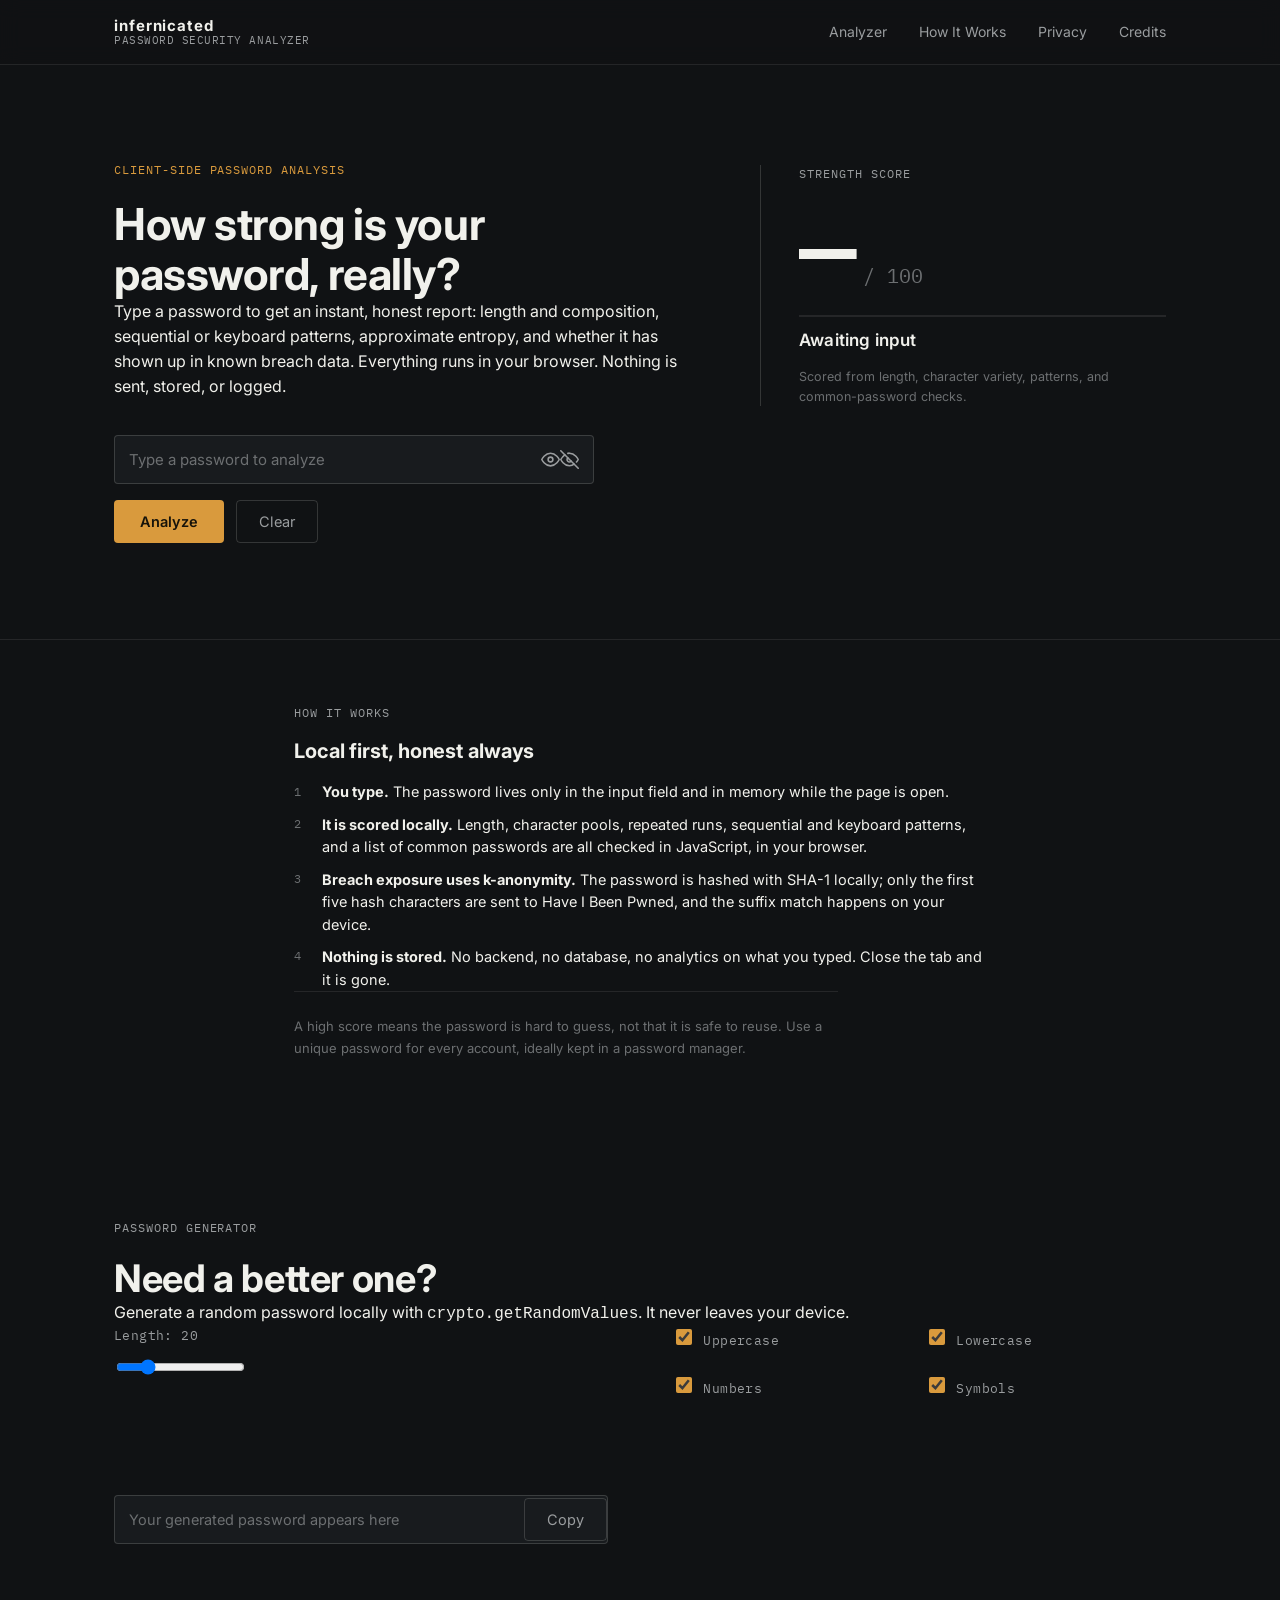
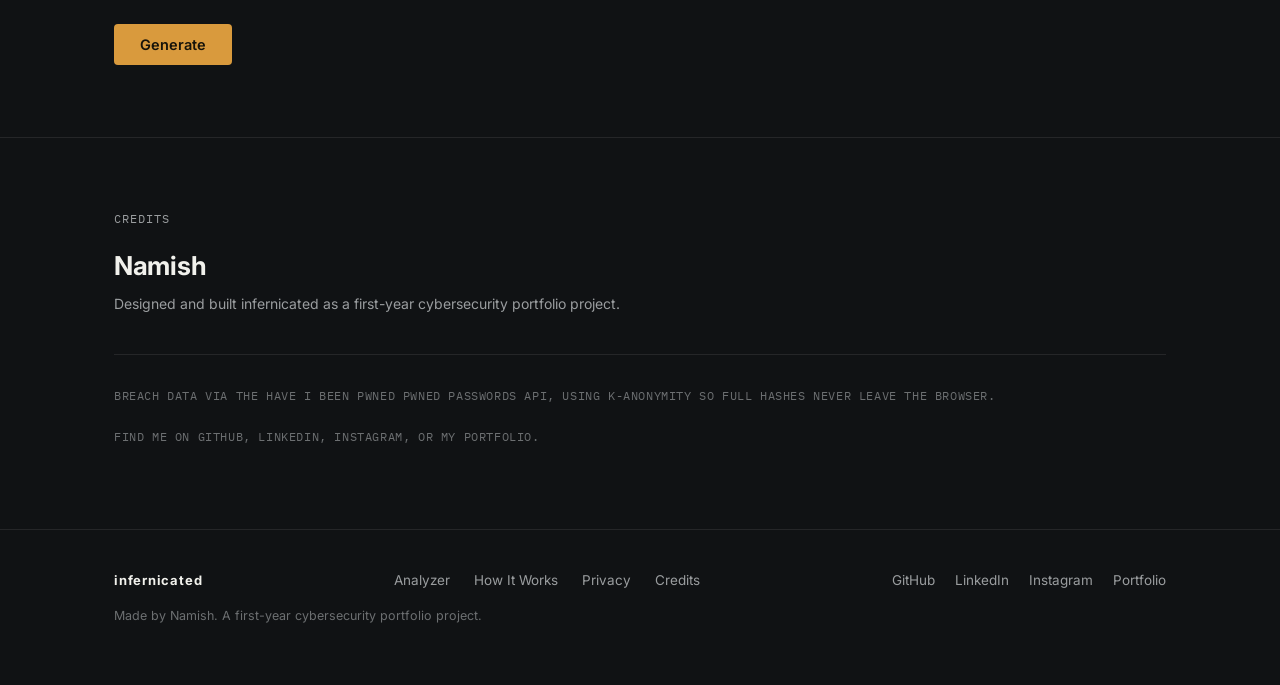
<file: index.html>
<!DOCTYPE html>
<html lang="en">
<head>
<meta charset="UTF-8" />
<meta name="viewport" content="width=device-width, initial-scale=1.0" />
<title>Infernicated — Password Security Analyzer</title>
<meta name="description" content="Infernicated is a client-side password security analyzer. Check password strength, entropy, patterns, and breach exposure without your password ever leaving the browser." />

<!-- Icons -->
<link rel="icon" type="image/png" sizes="32x32" href="assets/favicon-32x32.png" />
<link rel="icon" type="image/png" sizes="16x16" href="assets/favicon-16x16.png" />
<link rel="shortcut icon" href="assets/favicon.ico" />
<link rel="apple-touch-icon" sizes="180x180" href="assets/apple-touch-icon.png" />
<link rel="manifest" href="assets/site.webmanifest" />

<!-- Open Graph / Social Sharing -->
<meta property="og:type" content="website" />
<meta property="og:title" content="Infernicated — Password Security Analyzer" />
<meta property="og:description" content="Infernicated is a client-side password security analyzer. Check password strength, entropy, patterns, and breach exposure without your password ever leaving the browser." />
<meta property="og:image" content="./assets/og-image.png" />

<!-- Twitter / X Sharing -->
<meta name="twitter:card" content="summary_large_image" />
<meta name="twitter:title" content="Infernicated — Password Security Analyzer" />
<meta name="twitter:description" content="Infernicated is a client-side password security analyzer. Check password strength, entropy, patterns, and breach exposure without your password ever leaving the browser." />
<meta name="twitter:image" content="./assets/og-image.png" />
<link rel="preconnect" href="https://fonts.googleapis.com">
<link rel="preconnect" href="https://fonts.gstatic.com" crossorigin>
<link href="https://fonts.googleapis.com/css2?family=Inter:wght@400;500;600;700&family=IBM+Plex+Mono:wght@400;500;600&display=swap" rel="stylesheet">
<link rel="stylesheet" href="style.css" />
</head>
<body>

<a class="skip-link" href="#analyzer">Skip to content</a>

<header class="site-header">
  <div class="header-inner">
    <a href="index.html" class="wordmark">
      <span class="wordmark-name">infernicated</span>
      <span class="wordmark-label">Password Security Analyzer</span>
    </a>
    <nav class="main-nav" aria-label="Primary">
      <a href="index.html#analyzer" aria-current="page">Analyzer</a>
      <a href="index.html#how-it-works">How It Works</a>
      <a href="privacy.html">Privacy</a>
      <a href="index.html#credits">Credits</a>
    </nav>
    <button class="nav-toggle" id="navToggle" aria-expanded="false" aria-controls="mobileNav" aria-label="Open menu">
      <span></span><span></span><span></span>
    </button>
  </div>
  <nav class="mobile-nav" id="mobileNav" aria-label="Primary mobile">
    <a href="index.html#analyzer">Analyzer</a>
    <a href="index.html#how-it-works">How It Works</a>
    <a href="privacy.html">Privacy</a>
    <a href="index.html#credits">Credits</a>
  </nav>
</header>

<main>
  <section class="hero" id="analyzer">
    <div class="hero-inner">
      <div class="hero-left">
        <p class="eyebrow">Client-side password analysis</p>
        <h1>How strong is your password, really?</h1>
        <p>Type a password to get an instant, honest report: length and composition, sequential or keyboard patterns, approximate entropy, and whether it has shown up in known breach data. Everything runs in your browser. Nothing is sent, stored, or logged.</p>

        <form class="analyzer-form" id="analyzerForm" autocomplete="off">
          <div class="password-field">
            <input
              type="password"
              id="passwordInput"
              name="password"
              placeholder="Type a password to analyze"
              autocomplete="off"
              autocapitalize="off"
              spellcheck="false"
              aria-label="Password to analyze"
            />
            <button type="button" class="icon-btn" id="toggleVisibility" aria-label="Show password" aria-pressed="false">
              <svg class="icon-eye" width="20" height="20" viewBox="0 0 24 24" fill="none" stroke="currentColor" stroke-width="2" stroke-linecap="round" stroke-linejoin="round" aria-hidden="true"><path d="M1 12s4-8 11-8 11 8 11 8-4 8-11 8-11-8-11-8z"/><circle cx="12" cy="12" r="3"/></svg>
              <svg class="icon-eye-off" width="20" height="20" viewBox="0 0 24 24" fill="none" stroke="currentColor" stroke-width="2" stroke-linecap="round" stroke-linejoin="round" aria-hidden="true" hidden><path d="M17.94 17.94A10.07 10.07 0 0 1 12 20c-7 0-11-8-11-8a18.45 18.45 0 0 1 5.06-5.94M9.9 4.24A9.12 9.12 0 0 1 12 4c7 0 11 8 11 8a18.5 18.5 0 0 1-2.16 3.19m-6.72-1.07a3 3 0 1 1-4.24-4.24"/><line x1="1" y1="1" x2="23" y2="23"/></svg>
            </button>
          </div>
          <div class="form-actions">
            <button type="submit" class="btn-primary">Analyze</button>
            <button type="button" class="btn-ghost" id="clearBtn">Clear</button>
          </div>
        </form>
      </div>

      <div class="hero-right">
        <div class="score-panel" id="scorePanel">
          <p class="score-label">Strength score</p>
          <div class="score-value-row">
            <span class="score-value" id="scoreValue">—</span>
            <span class="score-max">/ 100</span>
          </div>
          <div class="score-track" aria-hidden="true">
            <div class="score-fill" id="scoreFill" style="width: 0%"></div>
          </div>
          <p class="score-classification" id="scoreClassification">Awaiting input</p>
          <p class="score-footnote">Scored from length, character variety, patterns, and common-password checks.</p>
        </div>
      </div>
    </div>
  </section>

  <section class="report-section" id="report" hidden>
    <div class="report-inner">
      <p class="report-label">Full report</p>
      <p class="report-summary-text" id="reportSummary"></p>

      <div class="report-row">
        <p class="report-label">Composition</p>
        <dl class="composition-list" id="compositionList"></dl>
      </div>

      <div class="report-row">
        <p class="report-label">Patterns</p>
        <p class="report-text" id="patternText"></p>
      </div>

      <div class="report-row">
        <p class="report-label">Entropy</p>
        <p class="report-text" id="entropyText"></p>
      </div>

      <div class="report-row">
        <p class="report-label">Breach exposure</p>
        <p class="report-status" id="exposureStatus"></p>
        <p class="report-text-sub" id="exposureNote"></p>
      </div>

      <div class="report-row">
        <p class="report-label">Recommendation</p>
        <p class="report-text" id="recommendationText"></p>
      </div>

      <p class="report-footnote">The breach check uses the Have I Been Pwned k-anonymity API: your password is hashed locally and only the first five characters of the hash leave your browser.</p>
    </div>
  </section>

  <section class="policy-section" id="how-it-works">
    <div class="policy-inner">
      <p class="section-eyebrow">How it works</p>
      <h2 class="policy-title">Local first, honest always</h2>
      <ol class="flow-list">
        <li><strong>You type.</strong> The password lives only in the input field and in memory while the page is open.</li>
        <li><strong>It is scored locally.</strong> Length, character pools, repeated runs, sequential and keyboard patterns, and a list of common passwords are all checked in JavaScript, in your browser.</li>
        <li><strong>Breach exposure uses k-anonymity.</strong> The password is hashed with SHA-1 locally; only the first five hash characters are sent to Have I Been Pwned, and the suffix match happens on your device.</li>
        <li><strong>Nothing is stored.</strong> No backend, no database, no analytics on what you typed. Close the tab and it is gone.</li>
      </ol>
      <p class="disclaimer">A high score means the password is hard to guess, not that it is safe to reuse. Use a unique password for every account, ideally kept in a password manager.</p>
    </div>
  </section>

  <section class="generator-section" id="generator">
    <div class="generator-inner">
      <p class="section-eyebrow">Password generator</p>
      <h2 class="policy-title">Need a better one?</h2>
      <p>Generate a random password locally with <code>crypto.getRandomValues</code>. It never leaves your device.</p>

      <div class="generator-grid">
        <div class="control-row">
          <label for="genLength">Length: <span id="genLengthValue">20</span></label>
          <input type="range" id="genLength" min="8" max="64" value="20" />
        </div>
        <div class="control-row control-row--checks">
          <label class="checkbox"><input type="checkbox" id="genUpper" checked /> Uppercase</label>
          <label class="checkbox"><input type="checkbox" id="genLower" checked /> Lowercase</label>
          <label class="checkbox"><input type="checkbox" id="genNumbers" checked /> Numbers</label>
          <label class="checkbox"><input type="checkbox" id="genSymbols" checked /> Symbols</label>
        </div>
        <div class="generated-row">
          <input type="text" class="generator-output" id="generatedPassword" readonly placeholder="Your generated password appears here" aria-label="Generated password" />
          <button type="button" class="btn-ghost" id="copyBtn">Copy</button>
        </div>
        <p class="copy-feedback" id="copyFeedback" role="status"></p>
        <div class="form-actions">
          <button type="button" class="btn-primary" id="generateBtn">Generate</button>
        </div>
      </div>
    </div>
  </section>

  <section class="credits-section" id="credits">
    <div class="credits-inner">
      <p class="section-eyebrow">Credits</p>
      <div class="credit-main">
        <p class="credit-name">Namish</p>
        <p class="credit-role">Designed and built infernicated as a first-year cybersecurity portfolio project.</p>
      </div>
      <p class="credits-with">Breach data via the Have I Been Pwned Pwned Passwords API, using k-anonymity so full hashes never leave the browser.</p>
      <p class="credits-built-by">Find me on <a href="https://github.com/p3xz" target="_blank" rel="noopener noreferrer">GitHub</a>, <a href="https://linkedin.com/in/namish-yadav-639769408" target="_blank" rel="noopener noreferrer">LinkedIn</a>, <a href="https://instagram.com/nam7sh" target="_blank" rel="noopener noreferrer">Instagram</a>, or my <a href="https://namishhh.vercel.app" target="_blank" rel="noopener noreferrer">portfolio</a>.</p>
    </div>
  </section>
</main>

<footer class="site-footer">
  <div class="footer-inner">
    <span class="wordmark-name wordmark-name--small">infernicated</span>
    <nav class="footer-nav" aria-label="Footer">
      <a href="index.html#analyzer">Analyzer</a>
      <a href="index.html#how-it-works">How It Works</a>
      <a href="privacy.html">Privacy</a>
      <a href="index.html#credits">Credits</a>
    </nav>
    <nav class="footer-socials" aria-label="Social">
      <a href="https://github.com/p3xz" target="_blank" rel="noopener noreferrer">GitHub</a>
      <a href="https://linkedin.com/in/namish-yadav-639769408" target="_blank" rel="noopener noreferrer">LinkedIn</a>
      <a href="https://instagram.com/nam7sh" target="_blank" rel="noopener noreferrer">Instagram</a>
      <a href="https://namishhh.vercel.app" target="_blank" rel="noopener noreferrer">Portfolio</a>
    </nav>
    <p class="footer-note">Made by Namish. A first-year cybersecurity portfolio project.</p>
  </div>
</footer>

<script src="script.js"></script>
</body>
</html>
</file>
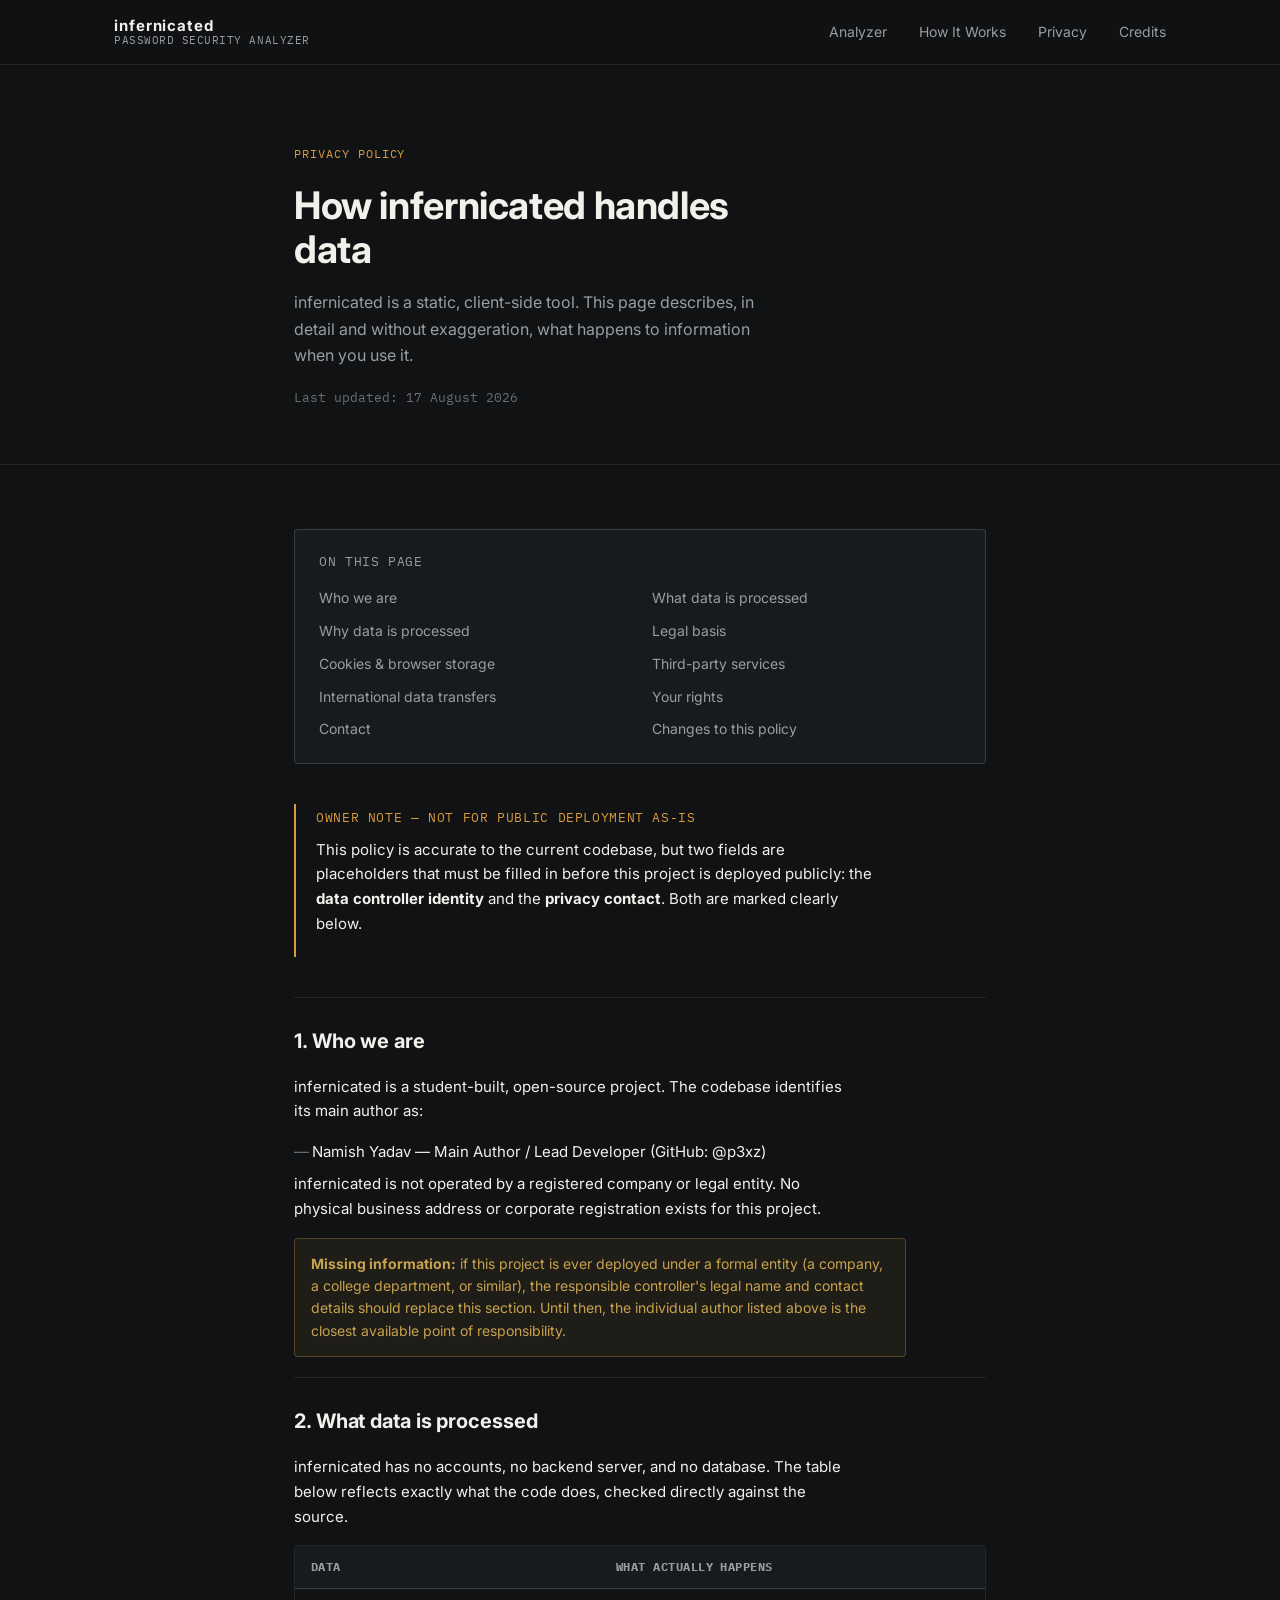
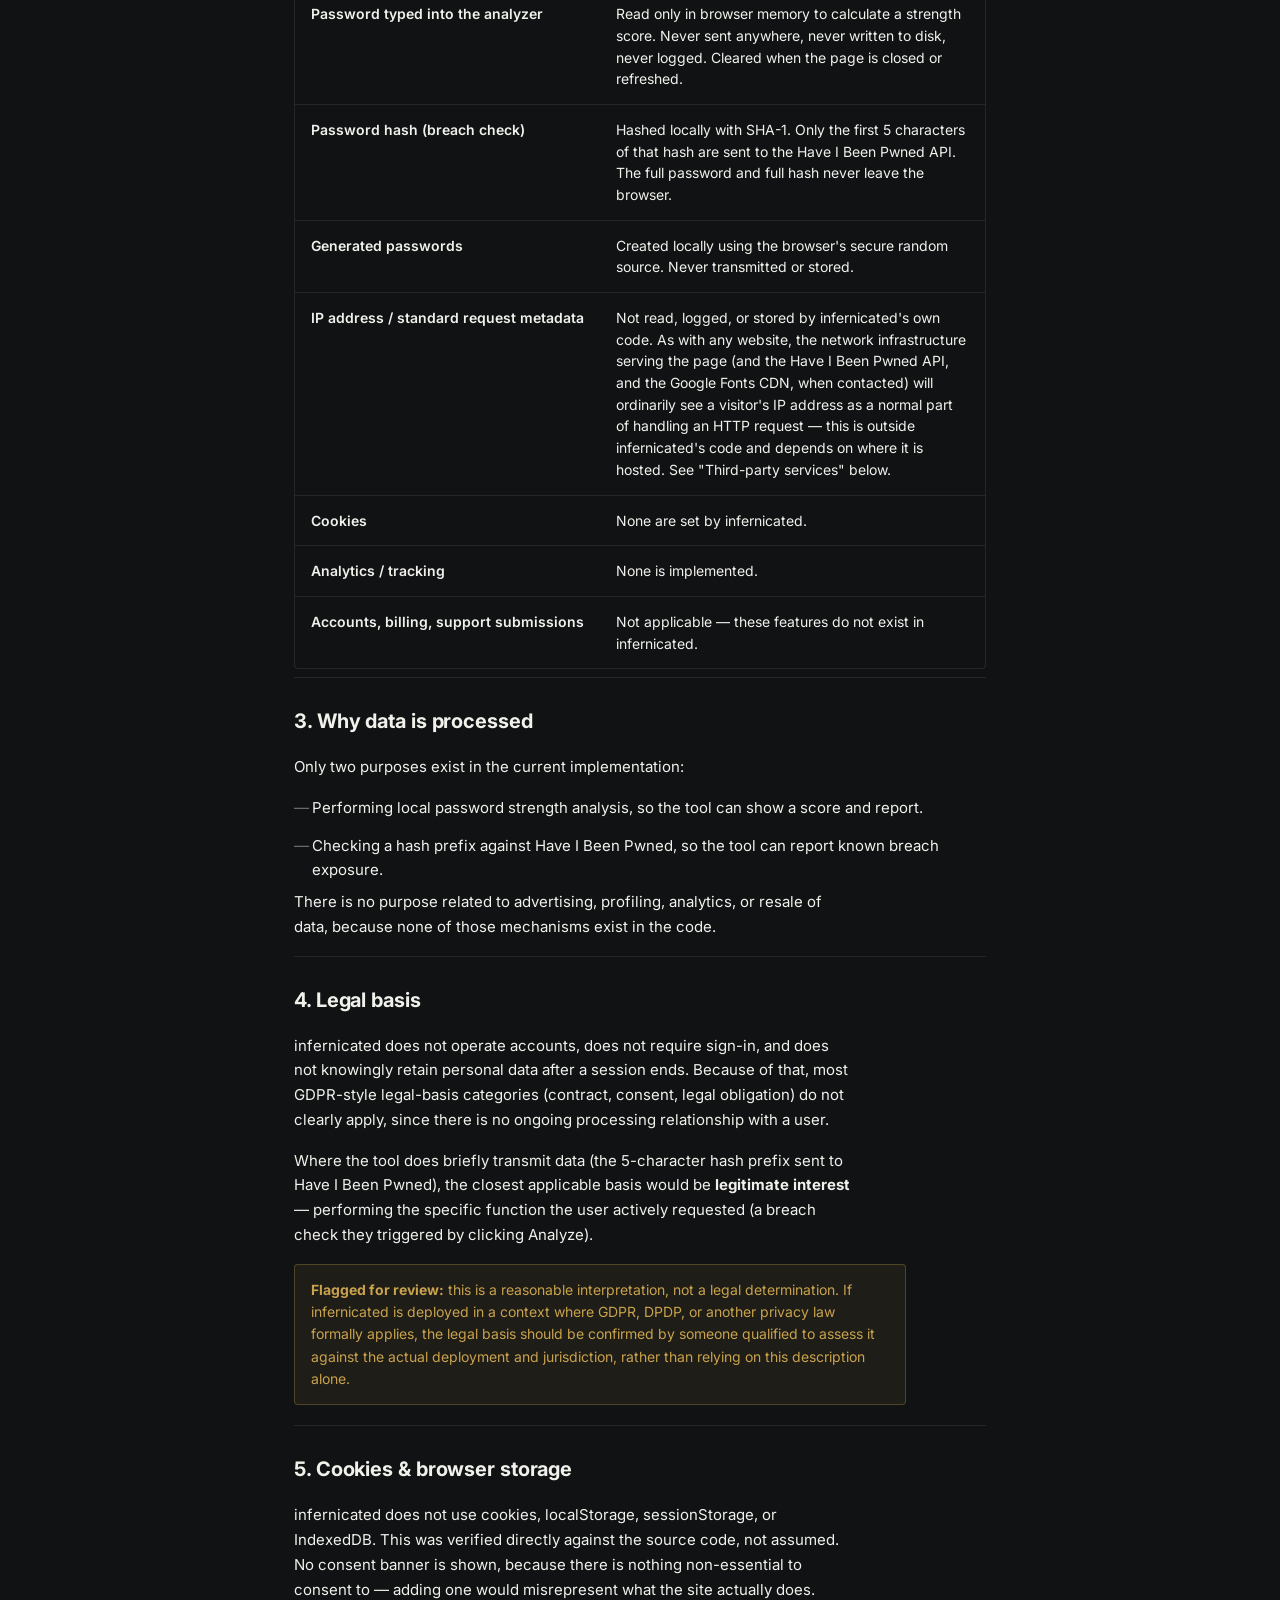
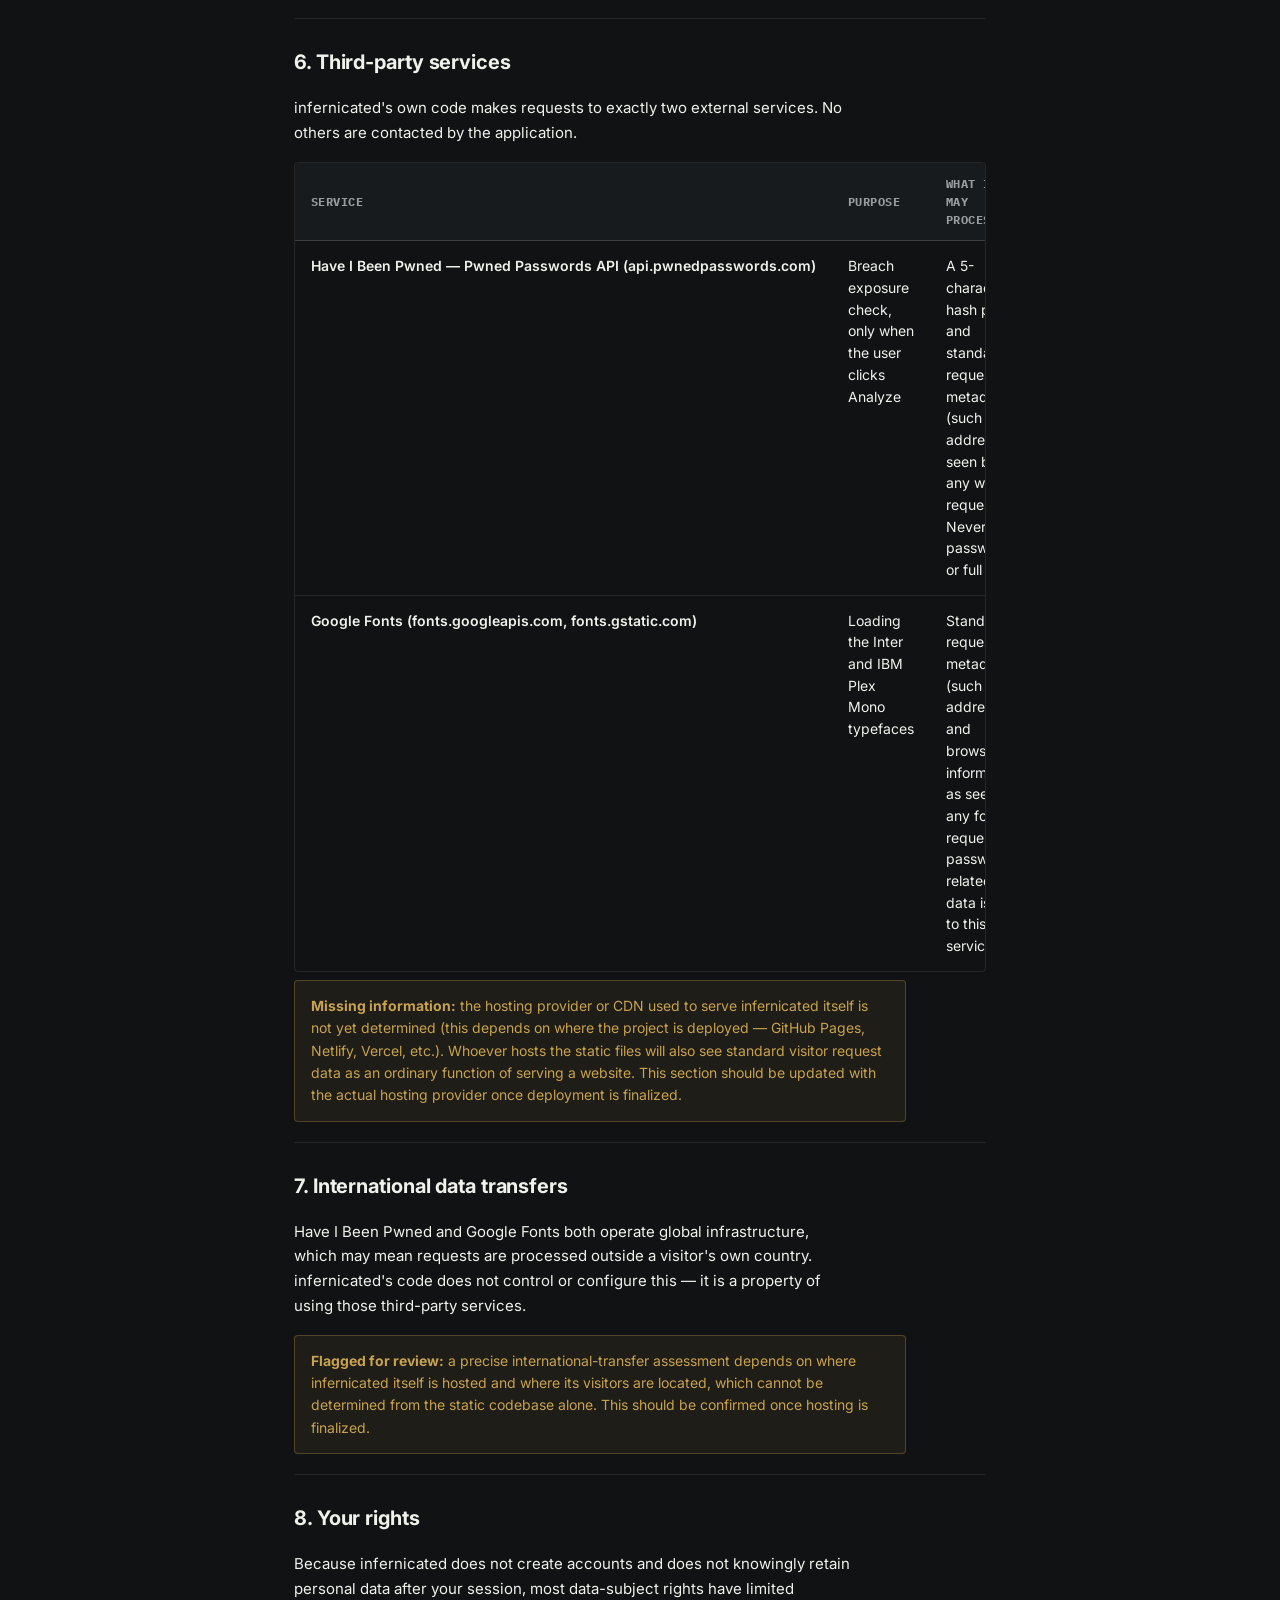
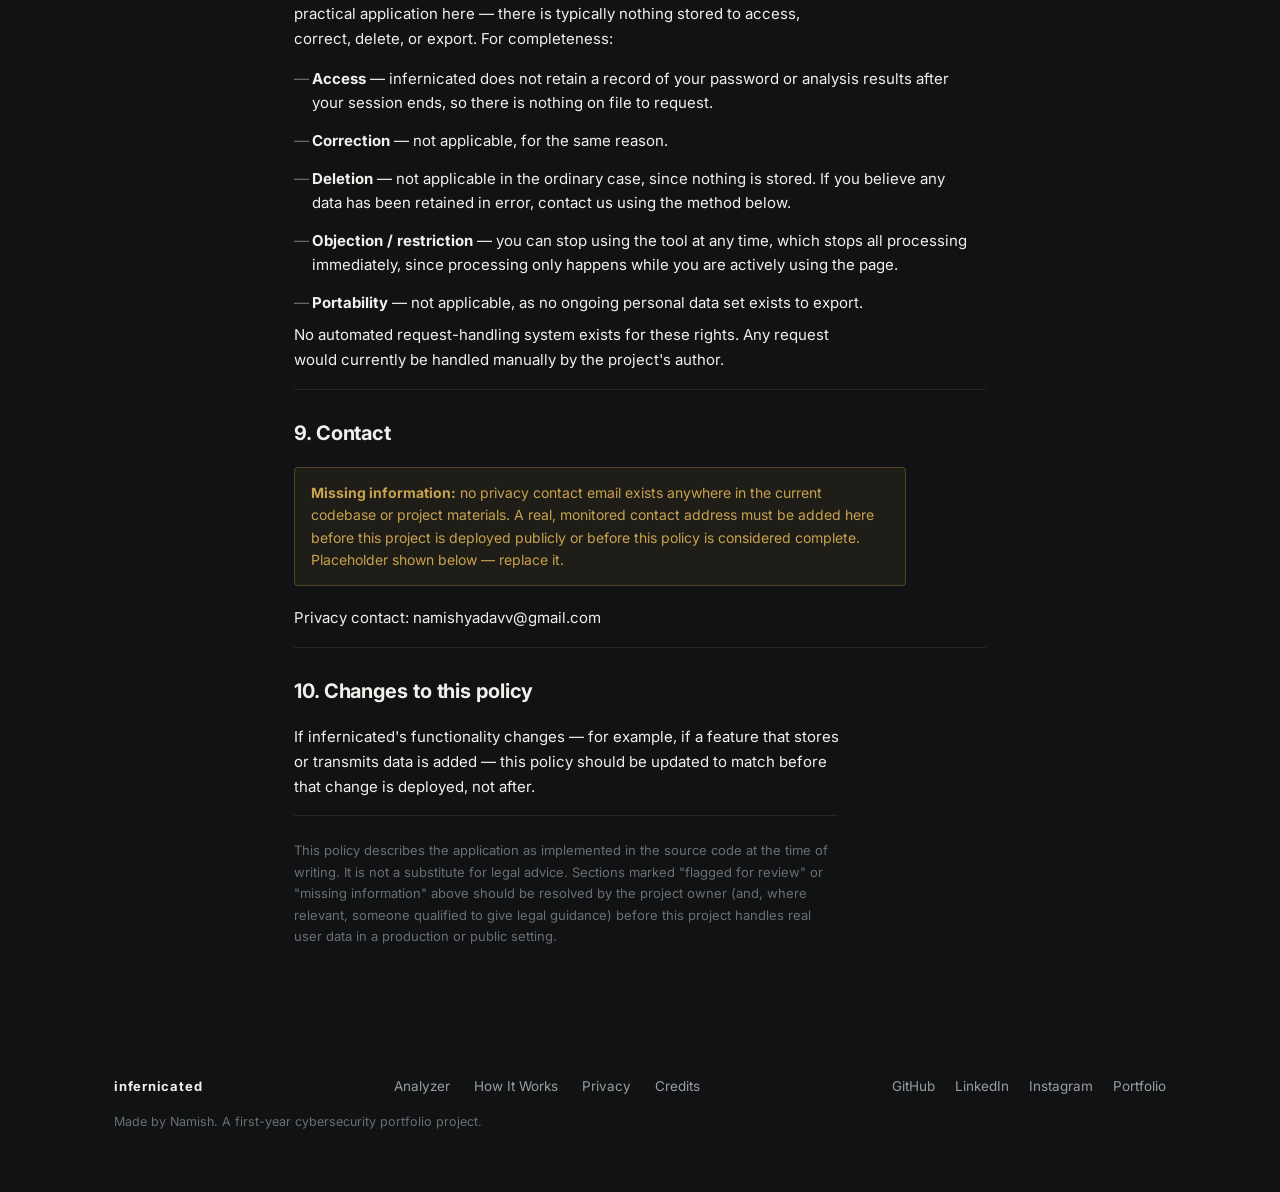
<file: privacy.html>
<!DOCTYPE html>
<html lang="en">
<head>
<meta charset="UTF-8" />
<meta name="viewport" content="width=device-width, initial-scale=1.0" />
<title>Privacy Policy of infernicated</title>
<meta name="description" content="infernicated's privacy policy: what data is processed, what isn't, and why." />

<!-- Icons -->
<link rel="icon" type="image/png" sizes="32x32" href="assets/favicon-32x32.png" />
<link rel="icon" type="image/png" sizes="16x16" href="assets/favicon-16x16.png" />
<link rel="shortcut icon" href="assets/favicon.ico" />
<link rel="apple-touch-icon" sizes="180x180" href="assets/apple-touch-icon.png" />
<link rel="manifest" href="assets/site.webmanifest" />

<!-- Open Graph / Social Sharing -->
<meta property="og:type" content="website" />
<meta property="og:title" content="Privacy Policy of infernicated" />
<meta property="og:description" content="infernicated's privacy policy: what data is processed, what isn't, and why." />
<meta property="og:image" content="./assets/og-image.png" />

<!-- Twitter / X Sharing -->
<meta name="twitter:card" content="summary_large_image" />
<meta name="twitter:title" content="Privacy Policy of infernicated" />
<meta name="twitter:description" content="infernicated's privacy policy: what data is processed, what isn't, and why." />
<meta name="twitter:image" content="./assets/og-image.png" />
<link rel="preconnect" href="https://fonts.googleapis.com">
<link rel="preconnect" href="https://fonts.gstatic.com" crossorigin>
<link href="https://fonts.googleapis.com/css2?family=Inter:wght@400;500;600;700&family=IBM+Plex+Mono:wght@400;500;600&display=swap" rel="stylesheet">
<link rel="stylesheet" href="style.css" />
</head>
<body>

<a class="skip-link" href="#policy-main">Skip to content</a>

<header class="site-header">
  <div class="header-inner">
    <a href="index.html" class="wordmark">
      <span class="wordmark-name">infernicated</span>
      <span class="wordmark-label">Password Security Analyzer</span>
    </a>
    <nav class="main-nav" aria-label="Primary">
      <a href="index.html#analyzer">Analyzer</a>
      <a href="index.html#how-it-works">How It Works</a>
      <a href="privacy.html" aria-current="page">Privacy</a>
      <a href="index.html#credits">Credits</a>
    </nav>
    <button class="nav-toggle" id="navToggle" aria-expanded="false" aria-controls="mobileNav" aria-label="Open menu">
      <span></span><span></span><span></span>
    </button>
  </div>
  <nav class="mobile-nav" id="mobileNav" aria-label="Primary mobile">
    <a href="index.html#analyzer">Analyzer</a>
    <a href="index.html#how-it-works">How It Works</a>
    <a href="privacy.html" aria-current="page">Privacy</a>
    <a href="index.html#credits">Credits</a>
  </nav>
</header>

<main id="policy-main">

  <section class="policy-hero">
    <div class="policy-inner">
      <p class="eyebrow">Privacy Policy</p>
      <h1 class="policy-title">How infernicated handles data</h1>
      <p class="hero-sub">
        infernicated is a static, client-side tool. This page describes, in detail
        and without exaggeration, what happens to information when you use it.
      </p>
      <p class="policy-updated">Last updated: <span id="lastUpdated">17 August 2026</span></p>
    </div>
  </section>

  <section class="policy-section">
    <div class="policy-inner">

      <nav class="policy-toc" aria-label="On this page">
        <p class="report-label">On this page</p>
        <ol>
          <li><a href="#who-we-are">Who we are</a></li>
          <li><a href="#what-data">What data is processed</a></li>
          <li><a href="#why">Why data is processed</a></li>
          <li><a href="#legal-basis">Legal basis</a></li>
          <li><a href="#storage">Cookies &amp; browser storage</a></li>
          <li><a href="#third-parties">Third-party services</a></li>
          <li><a href="#transfers">International data transfers</a></li>
          <li><a href="#rights">Your rights</a></li>
          <li><a href="#contact">Contact</a></li>
          <li><a href="#changes">Changes to this policy</a></li>
        </ol>
      </nav>

      <div class="policy-flag">
        <p class="report-label">Owner note — not for public deployment as-is</p>
        <p class="report-text">
          This policy is accurate to the current codebase, but two fields are
          placeholders that must be filled in before this project is deployed
          publicly: the <strong>data controller identity</strong> and the
          <strong>privacy contact</strong>. Both are marked clearly below.
        </p>
      </div>

      <hr class="divider" />

      <h2 id="who-we-are">1. Who we are</h2>
      <p class="report-text">
        infernicated is a student-built, open-source project. The codebase
        identifies its main author as:
      </p>
      <ul class="privacy-list">
        <li>Namish Yadav — Main Author / Lead Developer (GitHub: <a href="https://github.com/p3xz" target="_blank" rel="noopener noreferrer">@p3xz</a>)</li>
      </ul>
      <p class="report-text">
        infernicated is not operated by a registered company or legal entity.
        No physical business address or corporate registration exists for this
        project.
      </p>
      <p class="policy-placeholder">
        <strong>Missing information:</strong> if this project is ever deployed
        under a formal entity (a company, a college department, or similar),
        the responsible controller's legal name and contact details should
        replace this section. Until then, the individual author listed above
        is the closest available point of responsibility.
      </p>

      <hr class="divider" />

      <h2 id="what-data">2. What data is processed</h2>
      <p class="report-text">
        infernicated has no accounts, no backend server, and no database. The
        table below reflects exactly what the code does, checked directly
        against the source.
      </p>

      <div class="policy-table-wrap">
        <table class="policy-table">
          <thead>
            <tr>
              <th>Data</th>
              <th>What actually happens</th>
            </tr>
          </thead>
          <tbody>
            <tr>
              <td>Password typed into the analyzer</td>
              <td>Read only in browser memory to calculate a strength score. Never sent anywhere, never written to disk, never logged. Cleared when the page is closed or refreshed.</td>
            </tr>
            <tr>
              <td>Password hash (breach check)</td>
              <td>Hashed locally with SHA-1. Only the first 5 characters of that hash are sent to the Have I Been Pwned API. The full password and full hash never leave the browser.</td>
            </tr>
            <tr>
              <td>Generated passwords</td>
              <td>Created locally using the browser's secure random source. Never transmitted or stored.</td>
            </tr>
            <tr>
              <td>IP address / standard request metadata</td>
              <td>Not read, logged, or stored by infernicated's own code. As with any website, the network infrastructure serving the page (and the Have I Been Pwned API, and the Google Fonts CDN, when contacted) will ordinarily see a visitor's IP address as a normal part of handling an HTTP request — this is outside infernicated's code and depends on where it is hosted. See "Third-party services" below.</td>
            </tr>
            <tr>
              <td>Cookies</td>
              <td>None are set by infernicated.</td>
            </tr>
            <tr>
              <td>Analytics / tracking</td>
              <td>None is implemented.</td>
            </tr>
            <tr>
              <td>Accounts, billing, support submissions</td>
              <td>Not applicable — these features do not exist in infernicated.</td>
            </tr>
          </tbody>
        </table>
      </div>

      <hr class="divider" />

      <h2 id="why">3. Why data is processed</h2>
      <p class="report-text">
        Only two purposes exist in the current implementation:
      </p>
      <ul class="privacy-list">
        <li>Performing local password strength analysis, so the tool can show a score and report.</li>
        <li>Checking a hash prefix against Have I Been Pwned, so the tool can report known breach exposure.</li>
      </ul>
      <p class="report-text">
        There is no purpose related to advertising, profiling, analytics, or
        resale of data, because none of those mechanisms exist in the code.
      </p>

      <hr class="divider" />

      <h2 id="legal-basis">4. Legal basis</h2>
      <p class="report-text">
        infernicated does not operate accounts, does not require sign-in, and
        does not knowingly retain personal data after a session ends. Because
        of that, most GDPR-style legal-basis categories (contract, consent,
        legal obligation) do not clearly apply, since there is no ongoing
        processing relationship with a user.
      </p>
      <p class="report-text">
        Where the tool does briefly transmit data (the 5-character hash
        prefix sent to Have I Been Pwned), the closest applicable basis would
        be <strong>legitimate interest</strong> — performing the specific
        function the user actively requested (a breach check they triggered
        by clicking Analyze).
      </p>
      <p class="policy-placeholder">
        <strong>Flagged for review:</strong> this is a reasonable
        interpretation, not a legal determination. If infernicated is deployed
        in a context where GDPR, DPDP, or another privacy law formally
        applies, the legal basis should be confirmed by someone qualified to
        assess it against the actual deployment and jurisdiction, rather than
        relying on this description alone.
      </p>

      <hr class="divider" />

      <h2 id="storage">5. Cookies &amp; browser storage</h2>
      <p class="report-text">
        infernicated does not use cookies, localStorage, sessionStorage, or
        IndexedDB. This was verified directly against the source code, not
        assumed. No consent banner is shown, because there is nothing
        non-essential to consent to — adding one would misrepresent what the
        site actually does.
      </p>

      <hr class="divider" />

      <h2 id="third-parties">6. Third-party services</h2>
      <p class="report-text">
        infernicated's own code makes requests to exactly two external
        services. No others are contacted by the application.
      </p>

      <div class="policy-table-wrap">
        <table class="policy-table">
          <thead>
            <tr>
              <th>Service</th>
              <th>Purpose</th>
              <th>What it may process</th>
            </tr>
          </thead>
          <tbody>
            <tr>
              <td>Have I Been Pwned — Pwned Passwords API (api.pwnedpasswords.com)</td>
              <td>Breach exposure check, only when the user clicks Analyze</td>
              <td>A 5-character hash prefix, and standard request metadata (such as IP address) as seen by any web request. Never the password or full hash.</td>
            </tr>
            <tr>
              <td>Google Fonts (fonts.googleapis.com, fonts.gstatic.com)</td>
              <td>Loading the Inter and IBM Plex Mono typefaces</td>
              <td>Standard request metadata (such as IP address and browser information) as seen by any font file request. No password-related data is sent to this service.</td>
            </tr>
          </tbody>
        </table>
      </div>

      <p class="policy-placeholder">
        <strong>Missing information:</strong> the hosting provider or CDN used
        to serve infernicated itself is not yet determined (this depends on
        where the project is deployed — GitHub Pages, Netlify, Vercel, etc.).
        Whoever hosts the static files will also see standard visitor request
        data as an ordinary function of serving a website. This section
        should be updated with the actual hosting provider once deployment is
        finalized.
      </p>

      <hr class="divider" />

      <h2 id="transfers">7. International data transfers</h2>
      <p class="report-text">
        Have I Been Pwned and Google Fonts both operate global infrastructure,
        which may mean requests are processed outside a visitor's own
        country. infernicated's code does not control or configure this — it
        is a property of using those third-party services.
      </p>
      <p class="policy-placeholder">
        <strong>Flagged for review:</strong> a precise international-transfer
        assessment depends on where infernicated itself is hosted and where
        its visitors are located, which cannot be determined from the static
        codebase alone. This should be confirmed once hosting is finalized.
      </p>

      <hr class="divider" />

      <h2 id="rights">8. Your rights</h2>
      <p class="report-text">
        Because infernicated does not create accounts and does not knowingly
        retain personal data after your session, most data-subject rights
        have limited practical application here — there is typically nothing
        stored to access, correct, delete, or export. For completeness:
      </p>
      <ul class="privacy-list">
        <li><strong>Access</strong> — infernicated does not retain a record of your password or analysis results after your session ends, so there is nothing on file to request.</li>
        <li><strong>Correction</strong> — not applicable, for the same reason.</li>
        <li><strong>Deletion</strong> — not applicable in the ordinary case, since nothing is stored. If you believe any data has been retained in error, contact us using the method below.</li>
        <li><strong>Objection / restriction</strong> — you can stop using the tool at any time, which stops all processing immediately, since processing only happens while you are actively using the page.</li>
        <li><strong>Portability</strong> — not applicable, as no ongoing personal data set exists to export.</li>
      </ul>
      <p class="report-text">
        No automated request-handling system exists for these rights. Any
        request would currently be handled manually by the project's author.
      </p>

      <hr class="divider" />

      <h2 id="contact">9. Contact</h2>
      <p class="policy-placeholder">
        <strong>Missing information:</strong> no privacy contact email exists
        anywhere in the current codebase or project materials. A real,
        monitored contact address must be added here before this project is
        deployed publicly or before this policy is considered complete.
        Placeholder shown below — replace it.
      </p>
      <p class="report-text policy-contact-placeholder">
        Privacy contact: <a href="mailto:namishyadavv@gmail.com">namishyadavv@gmail.com</a>
      </p>

      <hr class="divider" />

      <h2 id="changes">10. Changes to this policy</h2>
      <p class="report-text">
        If infernicated's functionality changes — for example, if a feature
        that stores or transmits data is added — this policy should be
        updated to match before that change is deployed, not after.
      </p>

      <p class="disclaimer">
        This policy describes the application as implemented in the source
        code at the time of writing. It is not a substitute for legal advice.
        Sections marked "flagged for review" or "missing information" above
        should be resolved by the project owner (and, where relevant, someone
        qualified to give legal guidance) before this project handles real
        user data in a production or public setting.
      </p>

    </div>
  </section>

</main>

<footer class="site-footer">
  <div class="footer-inner">
    <span class="wordmark-name wordmark-name--small">infernicated</span>
    <nav class="footer-nav" aria-label="Footer">
      <a href="index.html#analyzer">Analyzer</a>
      <a href="index.html#how-it-works">How It Works</a>
      <a href="privacy.html">Privacy</a>
      <a href="index.html#credits">Credits</a>
    </nav>
    <nav class="footer-socials" aria-label="Social">
      <a href="https://github.com/p3xz" target="_blank" rel="noopener noreferrer">GitHub</a>
      <a href="https://linkedin.com/in/namish-yadav-639769408" target="_blank" rel="noopener noreferrer">LinkedIn</a>
      <a href="https://instagram.com/nam7sh" target="_blank" rel="noopener noreferrer">Instagram</a>
      <a href="https://namishhh.vercel.app" target="_blank" rel="noopener noreferrer">Portfolio</a>
    </nav>
    <p class="footer-note">Made by Namish. A first-year cybersecurity portfolio project.</p>
  </div>
</footer>

<script>
  // Mobile nav toggle only — privacy.html doesn't use the analyzer/generator logic.
  (function () {
    var navToggle = document.getElementById('navToggle');
    var mobileNav = document.getElementById('mobileNav');
    if (!navToggle || !mobileNav) return;

    navToggle.addEventListener('click', function () {
      var isOpen = mobileNav.classList.toggle('open');
      navToggle.setAttribute('aria-expanded', String(isOpen));
    });

    mobileNav.querySelectorAll('a').forEach(function (link) {
      link.addEventListener('click', function () {
        mobileNav.classList.remove('open');
        navToggle.setAttribute('aria-expanded', 'false');
      });
    });
  }());
</script>
</body>
</html>
</file>
<file: style.css>
/* ==========================================================
   infernicated — Design Tokens
   ========================================================== */

:root {
  --bg: #101214;
  --surface: #181B1E;
  --surface-raised: #1D2023;
  --text-primary: #F1F1EC;
  --text-secondary: #9A9D9F;
  --text-tertiary: #6C6F71;
  --accent: #D99A3D;
  --accent-blue: #5D7FA3;
  --border: rgba(241, 241, 236, 0.09);
  --border-strong: rgba(241, 241, 236, 0.16);

  --state-danger: #C4674B;
  --state-caution: #C9A24D;
  --state-neutral: #7C9A87;

  --font-ui: 'Inter', -apple-system, BlinkMacSystemFont, 'Segoe UI', sans-serif;
  --font-mono: 'IBM Plex Mono', 'SFMono-Regular', Consolas, monospace;

  --max-width: 1180px;
  --edge: clamp(20px, 5vw, 64px);

  --ease: cubic-bezier(0.2, 0.6, 0.2, 1);
}

@media (prefers-reduced-motion: reduce) {
  * {
    animation-duration: 0.001ms !important;
    animation-iteration-count: 1 !important;
    transition-duration: 0.001ms !important;
    scroll-behavior: auto !important;
  }
}

/* ==========================================================
   Reset
   ========================================================== */

*, *::before, *::after { box-sizing: border-box; }

html {
  scroll-behavior: smooth;
  scroll-padding-top: 88px;
}

body {
  margin: 0;
  background: var(--bg);
  color: var(--text-primary);
  font-family: var(--font-ui);
  font-size: 16px;
  line-height: 1.55;
  -webkit-font-smoothing: antialiased;
  text-rendering: optimizeLegibility;
}

img { max-width: 100%; display: block; }
a { color: inherit; text-decoration: none; }
button { font-family: inherit; cursor: pointer; }
input { font-family: inherit; }
ul, ol, dl { margin: 0; padding: 0; }
h1, h2, h3, p { margin: 0; }

.visually-hidden {
  position: absolute;
  width: 1px; height: 1px;
  padding: 0; margin: -1px;
  overflow: hidden;
  clip: rect(0,0,0,0);
  white-space: nowrap; border: 0;
}

.skip-link {
  position: absolute;
  top: -48px; left: 12px;
  background: var(--accent);
  color: #101214;
  padding: 10px 16px;
  border-radius: 4px;
  font-weight: 600;
  z-index: 200;
  transition: top 0.2s var(--ease);
}
.skip-link:focus { top: 12px; }

:focus-visible {
  outline: 2px solid var(--accent);
  outline-offset: 3px;
  border-radius: 2px;
}

/* ==========================================================
   Header
   ========================================================== */

.site-header {
  position: sticky;
  top: 0;
  z-index: 100;
  background: rgba(16, 18, 20, 0.88);
  backdrop-filter: blur(10px);
  border-bottom: 1px solid var(--border);
}

.header-inner {
  max-width: var(--max-width);
  margin: 0 auto;
  padding: 18px var(--edge);
  display: flex;
  align-items: center;
  justify-content: space-between;
  gap: 24px;
}

.wordmark {
  display: flex;
  flex-direction: column;
  gap: 2px;
  line-height: 1;
}

.wordmark-name {
  font-size: 15px;
  font-weight: 700;
  letter-spacing: 0.06em;
}

.wordmark-name--small { font-size: 13px; }

.wordmark-label {
  font-family: var(--font-mono);
  font-size: 10.5px;
  letter-spacing: 0.05em;
  color: var(--text-secondary);
  text-transform: uppercase;
}

.main-nav {
  display: flex;
  gap: 32px;
}

.main-nav a {
  font-size: 14px;
  color: var(--text-secondary);
  transition: color 0.15s var(--ease);
}

.main-nav a:hover,
.main-nav a:focus-visible { color: var(--text-primary); }

.nav-toggle {
  display: none;
  flex-direction: column;
  gap: 5px;
  background: none;
  border: none;
  padding: 8px;
}

.nav-toggle span {
  width: 20px; height: 1.5px;
  background: var(--text-primary);
  display: block;
}

.mobile-nav {
  display: none;
  flex-direction: column;
  padding: 8px var(--edge) 20px;
  border-top: 1px solid var(--border);
}

.mobile-nav a {
  padding: 12px 0;
  font-size: 15px;
  color: var(--text-secondary);
  border-bottom: 1px solid var(--border);
}

.mobile-nav.open { display: flex; }

/* ==========================================================
   Hero
   ========================================================== */

.hero {
  padding: clamp(48px, 8vw, 96px) 0 clamp(56px, 8vw, 96px);
  border-bottom: 1px solid var(--border);
}

.hero-inner {
  max-width: var(--max-width);
  margin: 0 auto;
  padding: 0 var(--edge);
  display: grid;
  grid-template-columns: minmax(0, 1.05fr) minmax(280px, 0.75fr);
  gap: clamp(40px, 6vw, 96px);
  align-items: start;
}

.eyebrow {
  font-family: var(--font-mono);
  font-size: 12px;
  letter-spacing: 0.08em;
  text-transform: uppercase;
  color: var(--accent);
  margin-bottom: 20px;
}

.hero-left h1 {
  font-size: clamp(30px, 4vw, 44px);
  font-weight: 700;
  line-height: 1.14;
  letter-spacing: -0.01em;
  max-width: 16ch;
}

.hero-sub {
  margin-top: 18px;
  color: var(--text-secondary);
  font-size: 16px;
  max-width: 46ch;
  line-height: 1.65;
}

.analyzer-form {
  margin-top: 36px;
  max-width: 480px;
}

.password-field {
  display: flex;
  align-items: center;
  border: 1px solid var(--border-strong);
  background: var(--surface);
  border-radius: 4px;
  transition: border-color 0.15s var(--ease);
}

.password-field:focus-within {
  border-color: var(--accent);
}

.password-field input {
  flex: 1;
  min-width: 0;
  background: transparent;
  border: none;
  color: var(--text-primary);
  font-size: 15px;
  padding: 14px 14px;
  outline: none;
}

.password-field input::placeholder { color: var(--text-tertiary); }

.icon-btn {
  background: none;
  border: none;
  color: var(--text-secondary);
  padding: 10px 14px;
  display: flex;
  align-items: center;
  transition: color 0.15s var(--ease);
}

.icon-btn:hover { color: var(--text-primary); }
.icon-btn svg { width: 19px; height: 19px; }

.form-actions {
  display: flex;
  gap: 12px;
  margin-top: 16px;
}

.btn-primary {
  background: var(--accent);
  color: #16130A;
  border: none;
  font-weight: 600;
  font-size: 14.5px;
  padding: 12px 26px;
  border-radius: 4px;
  transition: filter 0.15s var(--ease), transform 0.1s var(--ease);
}

.btn-primary:hover { filter: brightness(1.08); }
.btn-primary:active { transform: translateY(1px); }

.btn-ghost {
  background: transparent;
  color: var(--text-secondary);
  border: 1px solid var(--border-strong);
  font-size: 14.5px;
  padding: 12px 22px;
  border-radius: 4px;
  transition: border-color 0.15s var(--ease), color 0.15s var(--ease);
}

.btn-ghost:hover { border-color: var(--text-secondary); color: var(--text-primary); }

.local-note {
  margin-top: 18px;
  font-size: 13px;
  color: var(--text-tertiary);
  line-height: 1.6;
  max-width: 42ch;
}

/* ---- Score panel ---- */

.hero-right { padding-top: 4px; }

.score-panel {
  border-left: 1px solid var(--border-strong);
  padding-left: clamp(24px, 3vw, 40px);
}

.score-label {
  font-family: var(--font-mono);
  font-size: 12px;
  letter-spacing: 0.08em;
  text-transform: uppercase;
  color: var(--text-secondary);
}

.score-value-row {
  display: flex;
  align-items: baseline;
  gap: 8px;
  margin-top: 14px;
}

.score-value {
  font-family: var(--font-mono);
  font-size: clamp(64px, 9vw, 96px);
  font-weight: 600;
  line-height: 1;
  letter-spacing: -0.02em;
  transition: color 0.25s var(--ease);
}

.score-max {
  font-family: var(--font-mono);
  font-size: 20px;
  color: var(--text-tertiary);
}

.score-classification {
  margin-top: 10px;
  font-size: 17px;
  font-weight: 600;
  letter-spacing: 0.01em;
}

.score-track {
  margin-top: 22px;
  height: 2px;
  background: var(--border);
  position: relative;
  overflow: hidden;
}

.score-fill {
  height: 100%;
  width: 0%;
  background: var(--accent);
  transition: width 0.4s var(--ease), background-color 0.3s var(--ease);
}

.score-footnote {
  margin-top: 14px;
  font-size: 12.5px;
  color: var(--text-tertiary);
}

/* score state colors */
.score-panel[data-state="very-weak"] .score-value,
.score-panel[data-state="weak"] .score-value { color: var(--state-danger); }
.score-panel[data-state="very-weak"] .score-fill,
.score-panel[data-state="weak"] .score-fill { background: var(--state-danger); }

.score-panel[data-state="moderate"] .score-value { color: var(--state-caution); }
.score-panel[data-state="moderate"] .score-fill { background: var(--state-caution); }

.score-panel[data-state="strong"] .score-value,
.score-panel[data-state="very-strong"] .score-value { color: var(--text-primary); }
.score-panel[data-state="strong"] .score-fill,
.score-panel[data-state="very-strong"] .score-fill { background: var(--accent); }

/* ==========================================================
   Shared section layout
   ========================================================== */

.report-section,
.generator-section,
.how-section,
.privacy-section,
.credits-section {
  border-bottom: 1px solid var(--border);
}

.report-inner,
.generator-inner,
.how-inner,
.privacy-inner,
.credits-inner {
  max-width: var(--max-width);
  margin: 0 auto;
  padding: clamp(48px, 6vw, 72px) var(--edge);
}

.section-eyebrow {
  font-family: var(--font-mono);
  font-size: 12px;
  letter-spacing: 0.08em;
  text-transform: uppercase;
  color: var(--text-secondary);
  margin-bottom: 18px;
}

.divider {
  border: none;
  border-top: 1px solid var(--border);
  margin: 0 0 28px;
}

.report-row { padding-bottom: 28px; }

.report-label {
  font-family: var(--font-mono);
  font-size: 12.5px;
  letter-spacing: 0.05em;
  text-transform: uppercase;
  color: var(--text-secondary);
  margin-bottom: 12px;
}

.report-summary-text {
  font-size: 16px;
  max-width: 60ch;
  color: var(--text-primary);
}

.report-text {
  font-size: 15px;
  color: var(--text-primary);
  max-width: 62ch;
  line-height: 1.65;
}

.report-text-sub {
  margin-top: 8px;
  font-size: 13.5px;
  color: var(--text-tertiary);
  max-width: 55ch;
}

.report-footnote {
  margin-top: 14px;
  font-size: 12.5px;
  color: var(--text-tertiary);
}

.report-status {
  font-size: 16px;
  font-weight: 600;
}

.report-status[data-status="found"] { color: var(--state-danger); }
.report-status[data-status="not-found"] { color: var(--text-primary); }
.report-status[data-status="unavailable"] { color: var(--state-caution); }

/* composition list */

.composition-list {
  display: grid;
  grid-template-columns: repeat(auto-fill, minmax(220px, 1fr));
  gap: 12px 32px;
}

.composition-list div {
  display: flex;
  justify-content: space-between;
  align-items: baseline;
  border-bottom: 1px solid var(--border);
  padding-bottom: 8px;
}

.composition-list dt {
  font-size: 14px;
  color: var(--text-secondary);
}

.composition-list dd {
  margin: 0;
  font-family: var(--font-mono);
  font-size: 14px;
  color: var(--text-primary);
}

.composition-list dd[data-present="true"] { color: var(--accent); }
.composition-list dd[data-present="false"] { color: var(--text-tertiary); }

/* ==========================================================
   Generator
   ========================================================== */

.generator-grid {
  display: grid;
  grid-template-columns: minmax(0, 1fr) minmax(0, 1fr);
  gap: clamp(32px, 5vw, 64px);
}

.control-row { margin-bottom: 22px; }

.control-row label {
  display: block;
  font-size: 13px;
  color: var(--text-secondary);
  margin-bottom: 10px;
  font-family: var(--font-mono);
  letter-spacing: 0.03em;
}

.length-control {
  display: flex;
  align-items: center;
  gap: 16px;
}

.length-control input[type="range"] {
  flex: 1;
  appearance: none;
  height: 2px;
  background: var(--border-strong);
  outline: none;
}

.length-control input[type="range"]::-webkit-slider-thumb {
  appearance: none;
  width: 14px; height: 14px;
  border-radius: 50%;
  background: var(--accent);
  cursor: pointer;
  border: none;
}

.length-control input[type="range"]::-moz-range-thumb {
  width: 14px; height: 14px;
  border-radius: 50%;
  background: var(--accent);
  cursor: pointer;
  border: none;
}

.length-control output {
  font-family: var(--font-mono);
  font-size: 15px;
  min-width: 2ch;
  text-align: right;
}

.control-row--checks {
  display: grid;
  grid-template-columns: 1fr 1fr;
  gap: 12px;
}

.checkbox {
  display: flex;
  align-items: center;
  gap: 10px;
  font-size: 14.5px;
  color: var(--text-primary);
  cursor: pointer;
}

.checkbox input {
  width: 16px; height: 16px;
  accent-color: var(--accent);
}

.generator-output { padding-top: 2px; }

.generated-row {
  display: flex;
  align-items: center;
  border: 1px solid var(--border-strong);
  background: var(--surface);
  border-radius: 4px;
}

.generated-row input {
  flex: 1;
  min-width: 0;
  background: transparent;
  border: none;
  color: var(--text-primary);
  font-family: var(--font-mono);
  font-size: 14.5px;
  padding: 14px;
  outline: none;
}

.generated-row input::placeholder {
  font-family: var(--font-ui);
  color: var(--text-tertiary);
}

.copy-feedback {
  margin-top: 10px;
  font-size: 13px;
  color: var(--accent);
  min-height: 18px;
}

/* ==========================================================
   How it works
   ========================================================== */

.how-grid {
  display: grid;
  grid-template-columns: minmax(0, 0.8fr) minmax(0, 1.2fr);
  gap: clamp(32px, 5vw, 64px);
  margin-bottom: 36px;
}

.how-label {
  font-family: var(--font-mono);
  font-size: 12.5px;
  letter-spacing: 0.05em;
  text-transform: uppercase;
  color: var(--accent-blue);
  margin-bottom: 12px;
}

.flow-list {
  list-style: none;
  counter-reset: flow;
  display: flex;
  flex-direction: column;
  gap: 10px;
}

.flow-list li {
  counter-increment: flow;
  font-size: 14.5px;
  color: var(--text-primary);
  padding-left: 28px;
  position: relative;
  line-height: 1.55;
}

.flow-list li::before {
  content: counter(flow);
  position: absolute;
  left: 0;
  top: 0.1em;
  font-family: var(--font-mono);
  font-size: 12px;
  color: var(--text-tertiary);
}

.how-explainer {
  display: grid;
  gap: 18px;
  padding-top: 8px;
  border-top: 1px solid var(--border);
}

.how-explainer p { padding-top: 18px; }
.how-explainer p:first-child { padding-top: 0; }

.how-explainer strong { color: var(--accent); font-weight: 600; }

/* ==========================================================
   Privacy
   ========================================================== */

.privacy-list {
  display: flex;
  flex-direction: column;
  gap: 14px;
  list-style: none;
  max-width: 68ch;
  margin-bottom: 36px;
}

.privacy-list li {
  font-size: 15px;
  line-height: 1.6;
  color: var(--text-primary);
  padding-left: 18px;
  position: relative;
}

.privacy-list li::before {
  content: '—';
  position: absolute;
  left: 0;
  color: var(--text-tertiary);
}

.disclaimer {
  font-size: 13px;
  color: var(--text-tertiary);
  max-width: 68ch;
  line-height: 1.65;
  border-top: 1px solid var(--border);
  padding-top: 24px;
}

.policy-link-out {
  margin-top: 20px;
}

.policy-link-out a {
  font-size: 14px;
  color: var(--accent);
  border-bottom: 1px solid transparent;
  transition: border-color 0.15s var(--ease);
}

.policy-link-out a:hover,
.policy-link-out a:focus-visible {
  border-color: var(--accent);
}

/* ==========================================================
   Credits
   ========================================================== */

.credits-built-by {
  font-family: var(--font-mono);
  font-size: 12px;
  letter-spacing: 0.05em;
  text-transform: uppercase;
  color: var(--text-tertiary);
  margin-bottom: 10px;
}

.credit-main { margin-bottom: 40px; }

.credit-name {
  font-size: 26px;
  font-weight: 700;
  letter-spacing: -0.01em;
}

.credit-name--co { font-size: 18px; font-weight: 600; }

.credit-role {
  margin-top: 6px;
  font-size: 14px;
  color: var(--text-secondary);
}

.credit-links {
  display: flex;
  gap: 24px;
  margin-top: 14px;
  flex-wrap: wrap;
}

.credit-links a {
  font-family: var(--font-mono);
  font-size: 13.5px;
  color: var(--accent);
  border-bottom: 1px solid transparent;
  transition: border-color 0.15s var(--ease);
}

.credit-links a:hover,
.credit-links a:focus-visible { border-color: var(--accent); }

.credits-with {
  font-family: var(--font-mono);
  font-size: 12px;
  letter-spacing: 0.05em;
  text-transform: uppercase;
  color: var(--text-tertiary);
  margin-bottom: 22px;
  border-top: 1px solid var(--border);
  padding-top: 32px;
}

.credit-co-list {
  display: grid;
  grid-template-columns: repeat(auto-fit, minmax(200px, 1fr));
  gap: 28px;
}

.credit-co a {
  display: inline-block;
  margin-top: 10px;
  font-family: var(--font-mono);
  font-size: 13px;
  color: var(--accent-blue);
}

.credit-pending {
  display: inline-block;
  margin-top: 10px;
  font-family: var(--font-mono);
  font-size: 13px;
  color: var(--text-tertiary);
}

/* ==========================================================
   Privacy policy page
   ========================================================== */

.policy-hero {
  border-bottom: 1px solid var(--border);
  padding: clamp(48px, 7vw, 80px) 0 clamp(36px, 5vw, 56px);
}

.policy-inner {
  max-width: 820px;
  margin: 0 auto;
  padding: 0 var(--edge);
}

.policy-title {
  font-size: clamp(28px, 4vw, 38px);
  font-weight: 700;
  line-height: 1.16;
  letter-spacing: -0.01em;
  max-width: 20ch;
}

.policy-updated {
  margin-top: 20px;
  font-family: var(--font-mono);
  font-size: 12.5px;
  color: var(--text-tertiary);
}

.policy-section .policy-inner {
  padding-top: clamp(40px, 6vw, 64px);
  padding-bottom: clamp(56px, 7vw, 88px);
}

.policy-toc {
  border: 1px solid var(--border-strong);
  background: var(--surface);
  border-radius: 4px;
  padding: 22px 24px;
  margin-bottom: 40px;
}

.policy-toc .report-label { margin-bottom: 14px; }

.policy-toc ol {
  list-style: none;
  display: grid;
  grid-template-columns: 1fr 1fr;
  gap: 8px 24px;
}

.policy-toc a {
  font-size: 14px;
  color: var(--text-secondary);
  transition: color 0.15s var(--ease);
}

.policy-toc a:hover,
.policy-toc a:focus-visible { color: var(--accent); }

.policy-flag {
  border-left: 2px solid var(--accent);
  padding: 4px 0 4px 20px;
  margin-bottom: 40px;
}

.policy-flag .report-label { color: var(--accent); margin-bottom: 10px; }

.policy-section h2 {
  font-size: 20px;
  font-weight: 700;
  letter-spacing: -0.005em;
  margin: 0 0 18px;
  scroll-margin-top: 96px;
}

.policy-section .report-text { margin-bottom: 16px; }
.policy-section .privacy-list { margin-bottom: 8px; }

.policy-placeholder {
  font-size: 14px;
  color: var(--state-caution);
  background: rgba(201, 162, 77, 0.08);
  border: 1px solid rgba(201, 162, 77, 0.3);
  border-radius: 4px;
  padding: 14px 16px;
  line-height: 1.6;
  max-width: 68ch;
  margin: 0 0 20px;
}

.policy-placeholder strong { color: var(--state-caution); }

.policy-contact-placeholder code {
  font-family: var(--font-mono);
  font-size: 14px;
  background: var(--surface);
  border: 1px solid var(--border-strong);
  padding: 3px 8px;
  border-radius: 3px;
  color: var(--accent);
}

.policy-table-wrap {
  overflow-x: auto;
  margin-bottom: 8px;
  border: 1px solid var(--border);
  border-radius: 4px;
}

.policy-table {
  width: 100%;
  border-collapse: collapse;
  font-size: 14px;
  min-width: 520px;
}

.policy-table th {
  text-align: left;
  font-family: var(--font-mono);
  font-size: 11.5px;
  letter-spacing: 0.04em;
  text-transform: uppercase;
  color: var(--text-secondary);
  background: var(--surface);
  padding: 12px 16px;
  border-bottom: 1px solid var(--border-strong);
}

.policy-table td {
  padding: 14px 16px;
  border-bottom: 1px solid var(--border);
  color: var(--text-primary);
  line-height: 1.55;
  vertical-align: top;
}

.policy-table tr:last-child td { border-bottom: none; }

.policy-table td:first-child {
  font-weight: 600;
  white-space: nowrap;
}

@media (max-width: 640px) {
  .policy-toc ol { grid-template-columns: 1fr; }
  .policy-table td:first-child { white-space: normal; }
}

/* ==========================================================
   Footer
   ========================================================== */

.site-footer { padding: 40px 0 60px; }

.footer-inner {
  max-width: var(--max-width);
  margin: 0 auto;
  padding: 0 var(--edge);
  display: flex;
  align-items: center;
  justify-content: space-between;
  flex-wrap: wrap;
  gap: 16px;
}

.footer-nav {
  display: flex;
  gap: 24px;
}

.footer-nav a {
  font-size: 13.5px;
  color: var(--text-secondary);
}

.footer-nav a:hover { color: var(--text-primary); }

.footer-socials {
  display: flex;
  gap: 20px;
}

.footer-socials a {
  font-size: 13.5px;
  color: var(--text-secondary);
}

.footer-socials a:hover { color: var(--text-primary); }

.footer-note {
  font-size: 12.5px;
  color: var(--text-tertiary);
}

/* ==========================================================
   Responsive
   ========================================================== */

@media (max-width: 900px) {
  .hero-inner {
    grid-template-columns: 1fr;
  }

  .score-panel {
    border-left: none;
    border-top: 1px solid var(--border-strong);
    padding-left: 0;
    padding-top: 28px;
    margin-top: 8px;
  }

  .how-grid { grid-template-columns: 1fr; }
  .generator-grid { grid-template-columns: 1fr; }
}

@media (max-width: 640px) {
  .main-nav { display: none; }
  .nav-toggle { display: flex; }

  .control-row--checks { grid-template-columns: 1fr; }

  .composition-list { grid-template-columns: 1fr; }

  .footer-inner { flex-direction: column; align-items: flex-start; }
}
</file>
